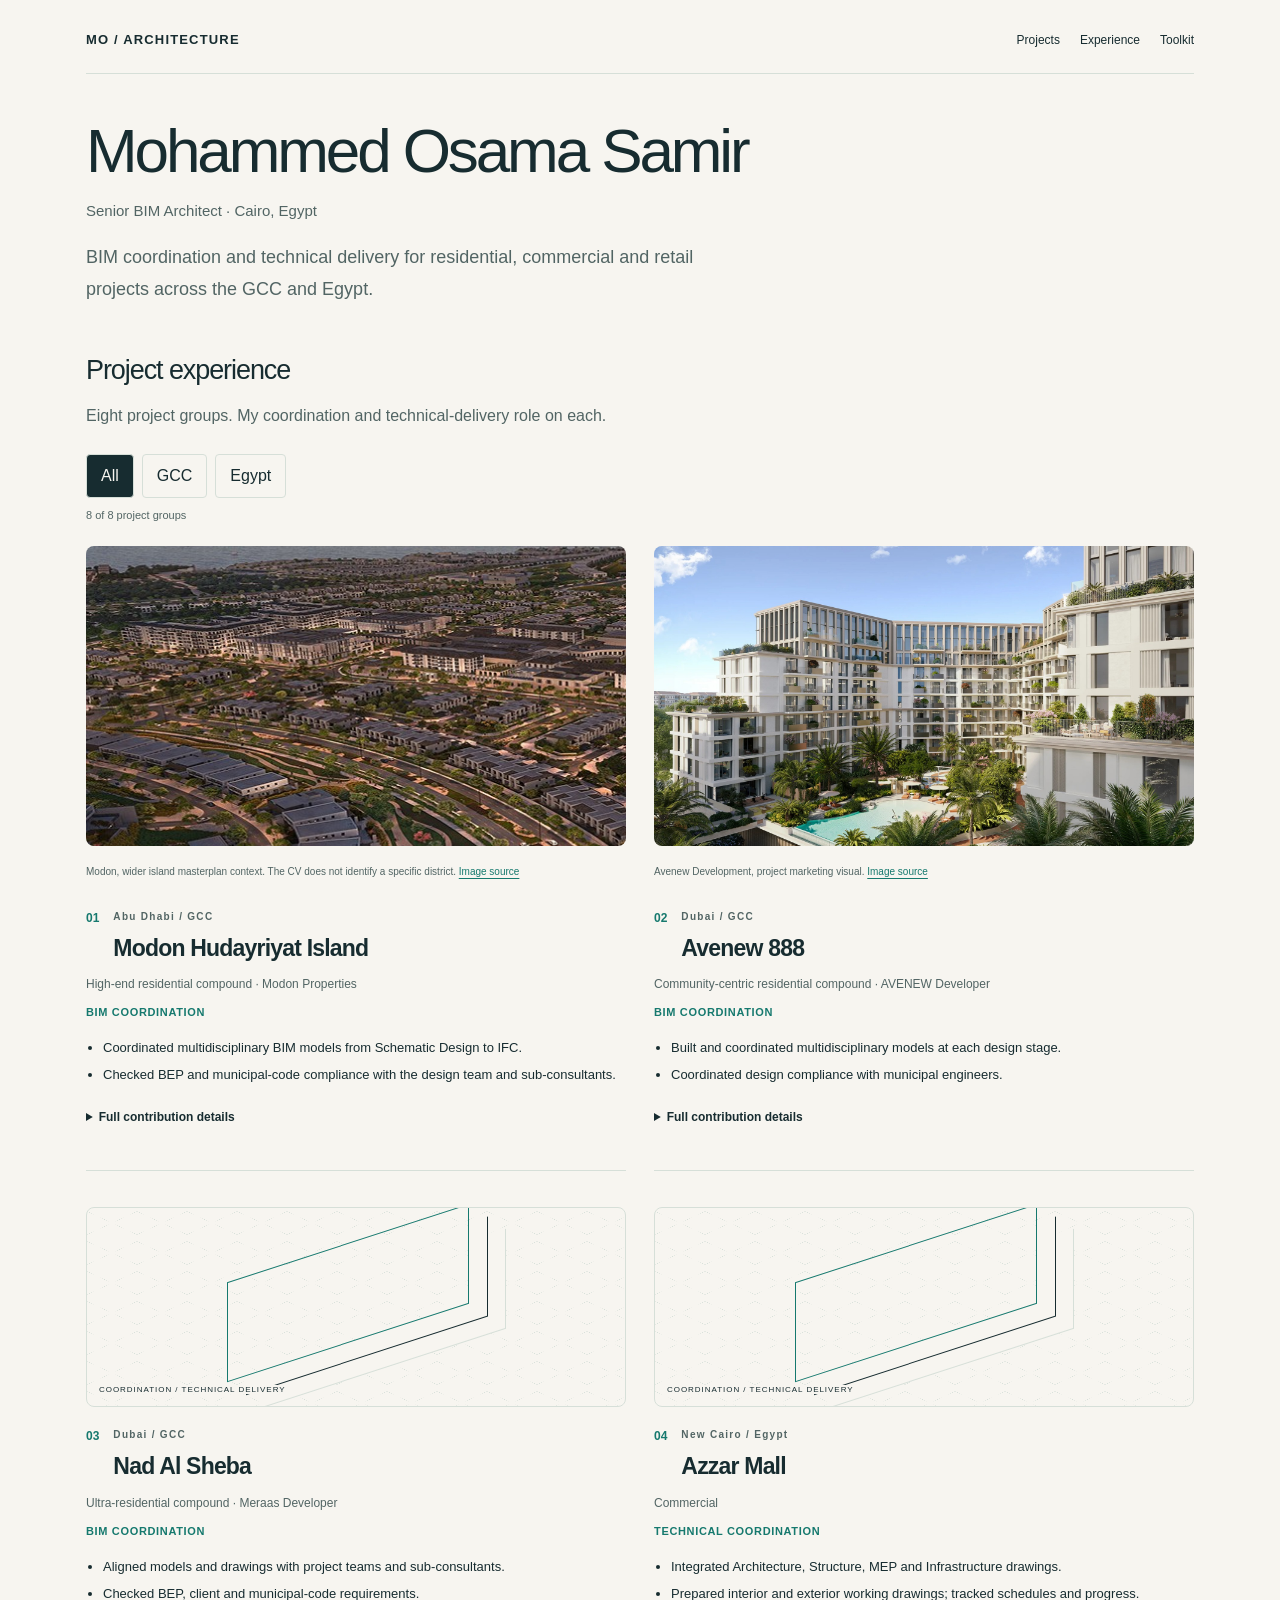
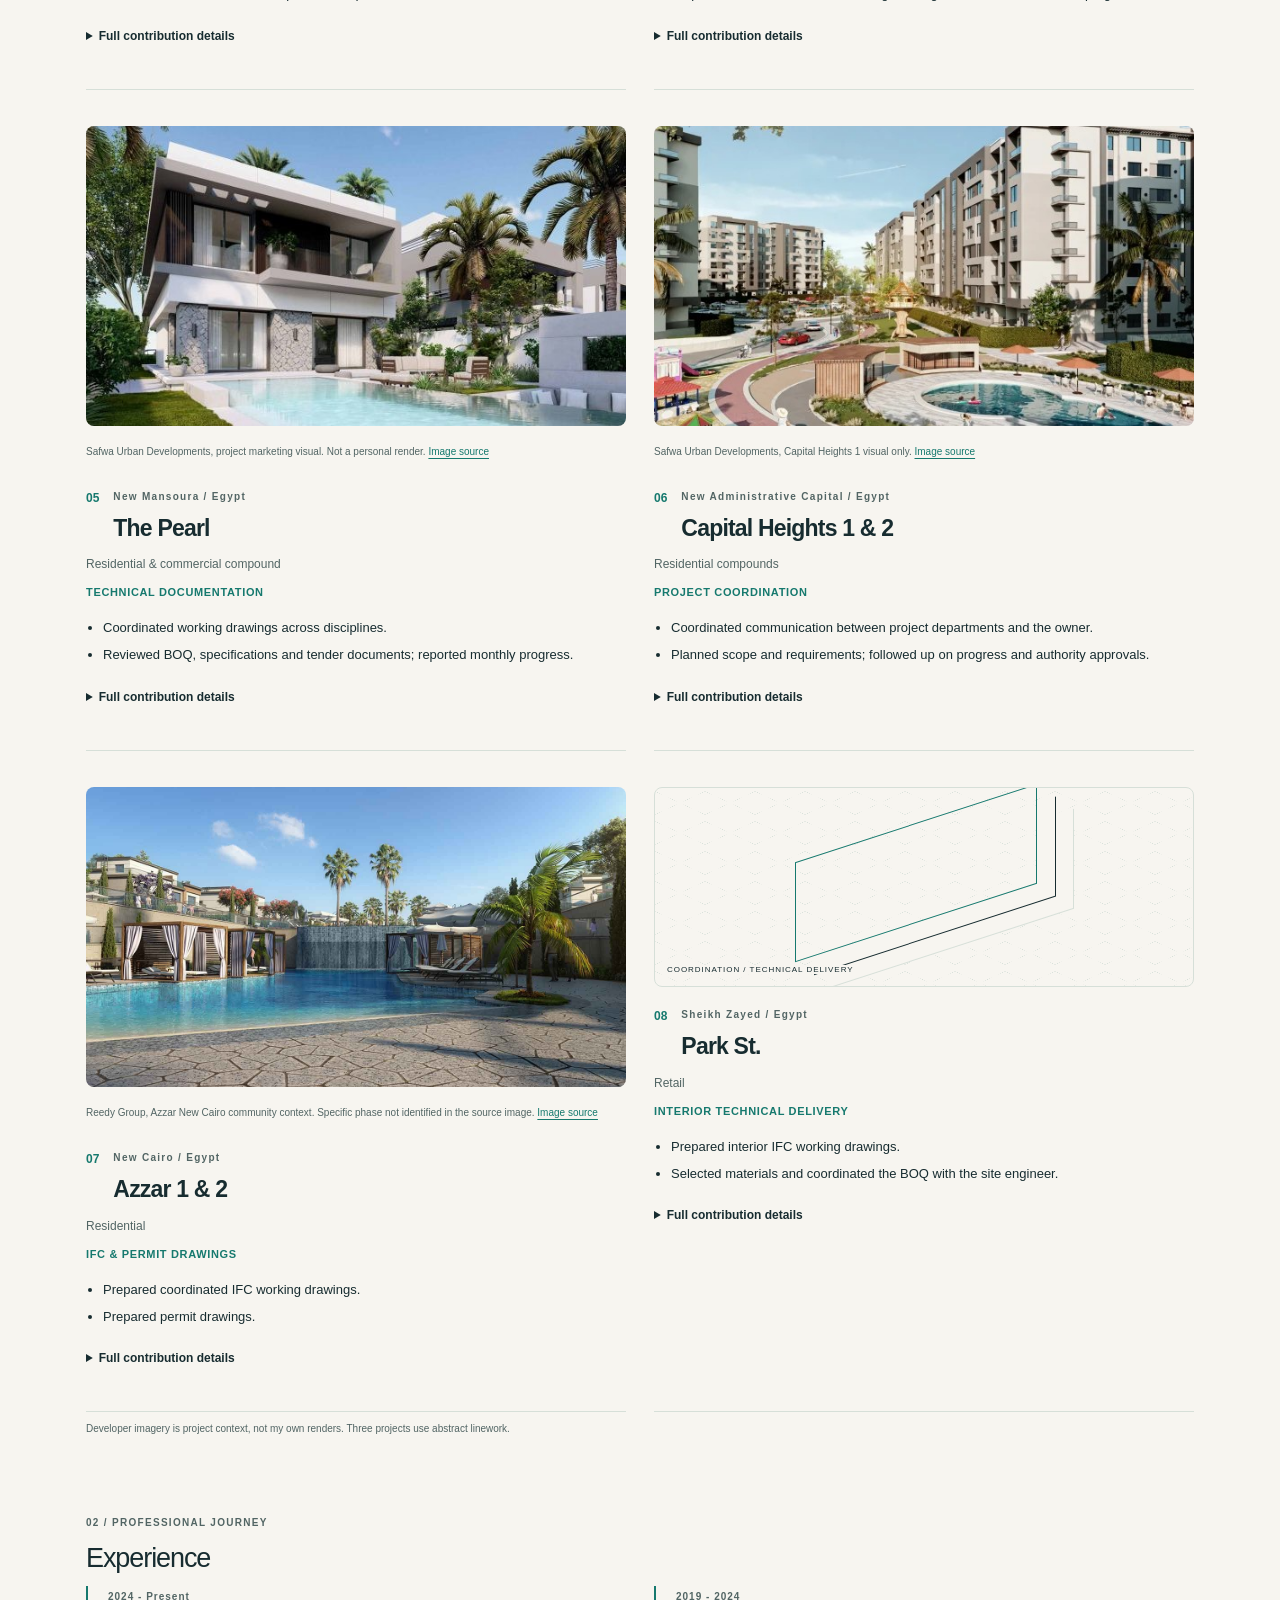
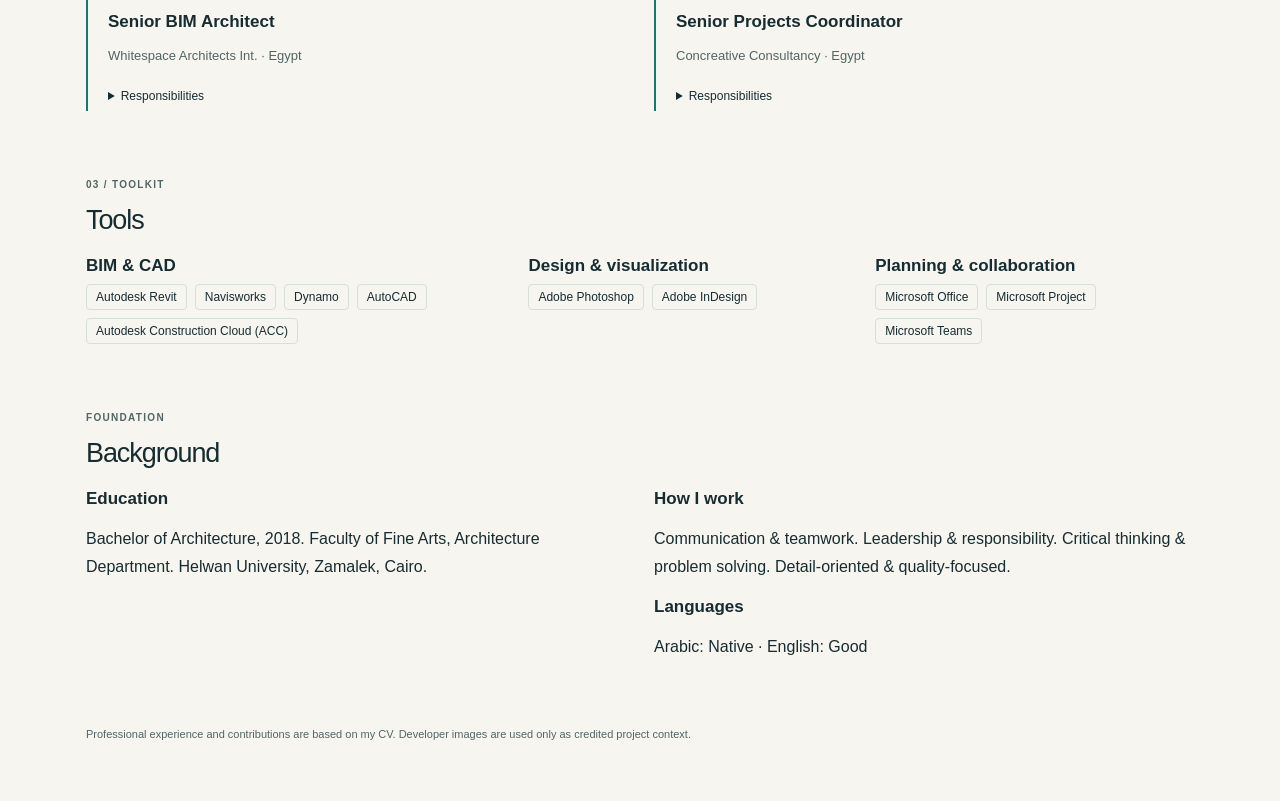
<file: index.html>
<!doctype html>
<html lang="en"><head><meta charset="utf-8"><meta name="viewport" content="width=device-width,initial-scale=1"><meta name="description" content="Mohammed Osama Samir, Senior BIM Architect. Coordinated architectural models and technical delivery across the GCC and Egypt."><meta name="theme-color" content="#172c30"><title>Mohammed Osama | BIM Architecture</title><link rel="stylesheet" href="/2-style.css"><style>header{padding-top:44px}header h1{font-size:clamp(32px,5vw,62px);font-weight:400;letter-spacing:-.05em;line-height:1.05}.fact{font-size:15px}.concise-intro{max-width:670px;font-size:18px;line-height:1.6;color:var(--ds-ink-2);margin:18px 0 8px}#projects{padding-top:20px}section>h2{font-size:27px;margin:12px 0}.mo-project-grid{gap:36px 28px}.mo-project-image{aspect-ratio:1.8}.mo-project h3{font-size:23px}.contribution-brief{font-size:13px;line-height:1.6;padding-left:17px}.mo-focus{font-size:11px;letter-spacing:.06em;text-transform:uppercase;color:var(--ds-teal)}.mo-credit{margin-bottom:12px;font-size:10px}.mo-details summary,summary{cursor:pointer;font-size:12px;padding:8px 0}.mo-timeline li{font-size:13px;line-height:1.6}.mo-project{animation:appear .45s ease both}.mo-project:nth-child(even){animation-delay:.08s}@keyframes appear{from{opacity:0;transform:translateY(12px)}to{opacity:1;transform:translateY(0)}}@media(prefers-reduced-motion:reduce){.mo-project{animation:none}}@media(max-width:600px){header{padding-top:32px}.concise-intro{font-size:16px}.mo-project-grid{gap:30px}.site-nav{padding-bottom:20px}.mo-project-image{aspect-ratio:1.55}}</style></head><body><main class="mo-root" id="portfolio"><div class="site-nav"><a href="#" class="brand">MO / ARCHITECTURE</a><nav aria-label="Main"><a href="#projects">Projects</a><a href="#experience">Experience</a><a href="#toolkit">Toolkit</a></nav></div><header><h1 id="name">Mohammed Osama Samir</h1><p class="fact" id="title">Senior BIM Architect · Cairo, Egypt</p></header><div class="concise-intro"><p id="intro">BIM coordination and technical delivery across the GCC and Egypt.</p></div><div id="headline" hidden></div><div id="about" hidden></div><button id="motion" hidden>Pause motion</button><section id="projects"><h2>Project experience</h2><p class="mo-section-intro">Eight project groups. My coordination and technical-delivery role on each.</p><div class="filters" aria-label="Explore by region"><button data-region="All" aria-pressed="true">All</button><button data-region="GCC" aria-pressed="false">GCC</button><button data-region="Egypt" aria-pressed="false">Egypt</button></div><p class="mo-count" id="count" aria-live="polite"></p><div class="mo-project-grid" id="project-grid"></div><p class="mo-credit">Developer imagery is project context, not my own renders. Three projects use abstract linework.</p></section><section id="experience"><p class="mo-eyebrow">02 / PROFESSIONAL JOURNEY</p><h2>Experience</h2><div class="mo-timeline" id="timeline"></div></section><section id="toolkit"><p class="mo-eyebrow">03 / TOOLKIT</p><h2>Tools</h2><div class="mo-skills" id="skills"></div></section><section><p class="mo-eyebrow">FOUNDATION</p><h2>Background</h2><div class="mo-foundation"><div><h3>Education</h3><p id="education"></p></div><div><h3>How I work</h3><p id="approach"></p><h3>Languages</h3><p id="languages"></p></div></div></section><footer>Professional experience and contributions are based on my CV. Developer images are used only as credited project context.</footer><p id="error" role="alert" hidden>The portfolio content could not load. Please refresh the page.</p></main><script>const $=s=>document.querySelector(s);const el=(t,c,txt)=>{const n=document.createElement(t);if(c)n.className=c;if(txt!==undefined)n.textContent=txt;return n};let projects=[];function render(region='All'){const grid=$('#project-grid');grid.replaceChildren();const shown=projects.filter(p=>region==='All'||p.region===region);$('#count').textContent=`${shown.length} of ${projects.length} project groups`;shown.forEach((p)=>{const a=el('article','mo-project');if(p.image){const img=el('img','mo-project-image');img.src=p.image;img.alt=p.alt||p.name;img.loading='lazy';a.append(img);const credit=el('p','mo-credit',p.credit||'');if(p.url&&/^https:\/\//.test(p.url)){const l=el('a',null,'Image source');l.href=p.url;l.target='_blank';l.rel='noopener noreferrer';credit.append(document.createTextNode(' '),l)}a.append(credit)}else{const drawing=el('div','mo-drawing');drawing.setAttribute('aria-hidden','true');drawing.append(el('div'),el('span',null,'COORDINATION / TECHNICAL DELIVERY'));a.append(drawing)}const head=el('div','mo-project-head');const num=el('span','mo-number',String(p.n||projects.indexOf(p)+1).padStart(2,'0'));const h=el('div');h.append(el('p','mo-eyebrow',`${p.place} / ${p.region}`),el('h3',null,p.name));head.append(num,h);a.append(head,el('p','mo-type',p.type+(p.client?' · '+p.client:'')),el('p','mo-focus',p.focus));const brief=el('ul','contribution-brief');(p.highlights||p.roles||[]).slice(0,2).forEach(t=>brief.append(el('li',null,t)));a.append(brief);const det=el('details','mo-details');det.append(el('summary',null,'Full contribution details'));const ul=el('ul');(p.roles||[]).forEach(r=>ul.append(el('li',null,r)));det.append(ul);a.append(det);grid.append(a)})}document.querySelectorAll('[data-region]').forEach(b=>b.addEventListener('click',()=>{document.querySelectorAll('[data-region]').forEach(x=>x.setAttribute('aria-pressed',String(x===b)));render(b.dataset.region)}));let paused=matchMedia('(prefers-reduced-motion: reduce)').matches;function setMotion(){ $('#portfolio').classList.toggle('mo-still',paused);$('#motion').textContent=paused?'Resume motion':'Pause motion';$('#motion').setAttribute('aria-pressed',String(paused))}$('#motion').addEventListener('click',()=>{paused=!paused;setMotion()});setMotion();Promise.all([fetch('/4-site.json',{cache:'no-store'}).then(r=>{if(!r.ok)throw Error();return r.json()}),fetch('/5-projects.json',{cache:'no-store'}).then(r=>{if(!r.ok)throw Error();return r.json()})]).then(([s,p])=>{projects=p.map(x=>({...x,image:({'/hud.jpg':'/7-hud.jpg','/ave.jpg':'/8-ave.jpg','/pearl.jpg':'/9-pearl.jpg','/cap.jpg':'/10-cap.jpg','/azzar.jpg':'/11-azzar.jpg'})[x.image]||x.image}));for(const key of ['name','headline','intro','about','education','languages','approach'])$('#'+key).textContent=s[key];$('#title').textContent=s.title+' · '+s.location;for(const x of s.experience){const a=el('article');a.append(el('span','mo-date',x.dates),el('h3',null,x.title),el('p','mo-employer',x.company));const u=el('ul');x.points.forEach(t=>u.append(el('li',null,t)));const det=el('details');det.append(el('summary',null,'Responsibilities'),u);a.append(det);$('#timeline').append(a)}for(const x of s.skills){const a=el('div'),tags=el('div','mo-tags');a.append(el('h3',null,x.title));x.items.forEach(t=>tags.append(el('span',null,t)));a.append(tags);$('#skills').append(a)}render()}).catch(()=>$('#error').hidden=false);
</script></body></html>
</file>
<file: 2-style.css>
:root{--ds-page:#f7f5f0;--ds-ink:#172c30;--ds-ink-2:#526564;--ds-hairline:#d6dfd8;--ds-teal:#16796e}*{box-sizing:border-box}body{font-family:Arial,Helvetica,sans-serif}main{max-width:1180px;margin:auto;padding:24px 36px}.site-nav{display:flex;justify-content:space-between;align-items:center;padding:8px 0 26px;border-bottom:1px solid var(--ds-hairline);gap:16px}.site-nav a{color:inherit;text-decoration:none}.site-nav nav{display:flex;gap:20px;font-size:12px}.brand{font-size:13px;font-weight:700;letter-spacing:.09em}header{padding-top:32px}header h1{font-size:18px;font-weight:500;letter-spacing:-.02em;margin:0 0 8px}.fact{font-size:12px;color:var(--ds-ink-2)}section{padding:50px 0 16px}section>h2{font-size:32px;font-weight:400;letter-spacing:-.04em;line-height:1.15;max-width:700px}button{font:inherit;cursor:pointer;color:inherit;background:transparent;border:1px solid var(--ds-hairline);border-radius:4px;padding:10px 14px;min-height:44px}.filters{display:flex;gap:8px;flex-wrap:wrap;margin-top:24px}.filters button[aria-pressed=true]{background:var(--ds-ink);color:var(--ds-page)}a{color:var(--ds-teal);text-underline-offset:3px}footer{font-size:11px;color:var(--ds-ink-2);padding:32px 0;line-height:1.8}li{padding:3px 0}ul{padding-left:19px}.mo-credit a{display:inline-block;min-height:28px;padding:5px 0}.mo-root img{max-width:100%}@media(max-width:600px){main{padding:20px}.site-nav nav{gap:14px}.mo-statement{font-size:42px}.mo-hero{gap:24px}section{padding-top:36px}}
html,body,#root{margin:0;min-height:100%}body{background:var(--ds-page)}.mo-root{color:var(--ds-ink)}.mo-root p{line-height:1.75}.mo-hero{display:grid;gap:28px;margin:28px 0 36px;align-items:center}.mo-eyebrow{font-size:10px;letter-spacing:.13em;line-height:1.6!important;font-weight:600;margin:0 0 10px;color:var(--ds-ink-2)}.mo-statement{font-family:inherit;font-size:38px;font-weight:350;letter-spacing:-.05em;line-height:1.1;margin:0 0 20px}.mo-hero p:not(.mo-eyebrow){font-size:14px}.mo-model{height:280px;position:relative;overflow:hidden;border:1px solid var(--ds-hairline);border-radius:8px;background-image:linear-gradient(var(--ds-hairline) 1px,transparent 1px),linear-gradient(90deg,var(--ds-hairline) 1px,transparent 1px);background-size:24px 24px}.mo-building{position:absolute;width:154px;height:150px;top:56px;left:calc(50% - 77px);transform:rotateX(50deg) rotateZ(-30deg);transform-style:preserve-3d;animation:mo-orbit 14s ease-in-out infinite}.mo-layer{position:absolute;inset:0;border:1px solid var(--ds-ink);background:var(--ds-page);background-image:repeating-linear-gradient(90deg,transparent 0 30px,var(--ds-hairline) 30px 31px),repeating-linear-gradient(0deg,transparent 0 30px,var(--ds-hairline) 30px 31px);box-shadow:6px 6px 0 var(--ds-hairline);display:flex;align-items:center;justify-content:center}.mo-layer span{font-size:9px;letter-spacing:.09em;font-weight:600;padding:7px;background:var(--ds-page)}.mo-layer1{transform:translateY(-50px);animation:mo-float 6s ease-in-out infinite}.mo-layer2{transform:translateY(0);border-color:var(--ds-teal);color:var(--ds-teal)}.mo-layer3{transform:translateY(50px);animation:mo-float2 6s ease-in-out infinite}.mo-model-caption{position:absolute;bottom:12px;left:12px;right:12px;font-size:8px;letter-spacing:.12em;text-align:center;background:var(--ds-page);padding:5px}.mo-index{padding:16px 0;border-top:1px solid var(--ds-hairline);border-bottom:1px solid var(--ds-hairline);display:flex;flex-wrap:wrap;gap:12px 24px;font-size:9px;letter-spacing:.08em}.mo-section-intro{max-width:680px;color:var(--ds-ink-2)}.mo-count{font-size:11px;color:var(--ds-ink-2);margin:8px 0 20px}.mo-project-grid{display:grid;gap:34px}.mo-project{min-width:0;padding-bottom:24px;border-bottom:1px solid var(--ds-hairline)}.mo-project-image{display:block;width:100%;aspect-ratio:1.55;object-fit:cover;border-radius:8px}.mo-credit{font-size:10px;line-height:1.55!important;color:var(--ds-ink-2);margin:9px 0 20px}.mo-project-head{display:flex;gap:14px;align-items:flex-start;margin-top:20px}.mo-number{font-size:12px;font-weight:600;color:var(--ds-teal);padding-top:2px}.mo-project h3{font-size:21px;line-height:1.2;font-weight:600;letter-spacing:-.035em;margin:0;overflow-wrap:anywhere}.mo-type{font-size:12px;color:var(--ds-ink-2);margin:12px 0 6px}.mo-focus{font-size:16px;font-weight:600;margin:8px 0 12px}.mo-details summary{cursor:pointer;min-height:44px;display:list-item;padding:10px 0;box-sizing:border-box;font-size:13px;font-weight:600}.mo-details summary:hover{text-decoration:underline}.mo-details li{font-size:13px;line-height:1.75}.mo-drawing{height:200px;border-radius:8px;border:1px solid var(--ds-hairline);position:relative;overflow:hidden;background-image:linear-gradient(25deg,transparent 49.7%,var(--ds-hairline) 50%,transparent 50.3%),linear-gradient(155deg,transparent 49.7%,var(--ds-hairline) 50%,transparent 50.3%);background-size:50px 30px}.mo-drawing div{height:100px;width:45%;position:absolute;left:26%;top:35px;transform:skewY(-18deg);border:1px solid var(--ds-teal);box-shadow:18px 18px 0 var(--ds-page),19px 19px 0 var(--ds-ink),36px 36px 0 var(--ds-page),37px 37px 0 var(--ds-hairline)}.mo-drawing span{position:absolute;bottom:12px;left:12px;font-size:8px;letter-spacing:.12em;background:var(--ds-page)}.mo-timeline{display:grid;gap:32px}.mo-timeline article{padding-left:20px;border-left:2px solid var(--ds-teal)}.mo-timeline h3,.mo-foundation h3,.mo-skills h3{font-size:17px;font-weight:600;margin:8px 0}.mo-date{font-size:10px;font-weight:600;letter-spacing:.1em;color:var(--ds-ink-2)}.mo-employer{font-size:13px;color:var(--ds-ink-2)}.mo-skills{display:grid;gap:24px}.mo-tags{display:flex;gap:8px;flex-wrap:wrap}.mo-tags span{border:1px solid var(--ds-hairline);padding:5px 9px;border-radius:4px;font-size:12px}.mo-foundation{display:grid;gap:24px}.mo-end{border-top:1px solid var(--ds-hairline);padding-top:28px;margin-top:24px}.mo-end span{font-size:9px;letter-spacing:.13em}.mo-end p{font-size:21px;letter-spacing:-.03em}.mo-still *{animation:none!important}.mo-root :focus-visible{outline:2px solid var(--ds-teal);outline-offset:4px}@keyframes mo-float{50%{transform:translateY(-65px)}}@keyframes mo-float2{50%{transform:translateY(65px)}}@keyframes mo-orbit{50%{transform:rotateX(50deg) rotateZ(-20deg)}}@media(min-width:768px){.mo-hero{grid-template-columns:1.1fr 1fr;gap:40px}.mo-statement{font-size:52px}.mo-model{height:340px}.mo-building{top:85px}.mo-project-grid{grid-template-columns:repeat(2,minmax(0,1fr));gap:36px 28px}.mo-timeline{grid-template-columns:repeat(2,minmax(0,1fr));gap:28px}.mo-skills{grid-template-columns:1.3fr 1fr 1fr;gap:28px}.mo-foundation{grid-template-columns:1fr 1fr;gap:28px}}@media(prefers-reduced-motion:reduce){.mo-root *{animation:none!important}}.mo-credit a{display:inline-block;min-height:24px;line-height:24px;position:relative;z-index:1}.mo-building{transform:rotate(-15deg);animation:mo-orbit-flat 14s ease-in-out infinite}.mo-layer{height:64px;inset:auto 0;transform:skewX(22deg);box-shadow:4px 5px 0 var(--ds-hairline)}.mo-layer1{top:-15px;z-index:3;animation:mo-floor1 6s ease-in-out infinite}.mo-layer2{top:55px;z-index:2;transform:skewX(22deg)}.mo-layer3{top:125px;z-index:1;animation:mo-floor3 6s ease-in-out infinite}@keyframes mo-floor1{50%{transform:skewX(22deg) translateY(-12px)}}@keyframes mo-floor3{50%{transform:skewX(22deg) translateY(12px)}}@keyframes mo-orbit-flat{50%{transform:rotate(-8deg)}}
</file>
